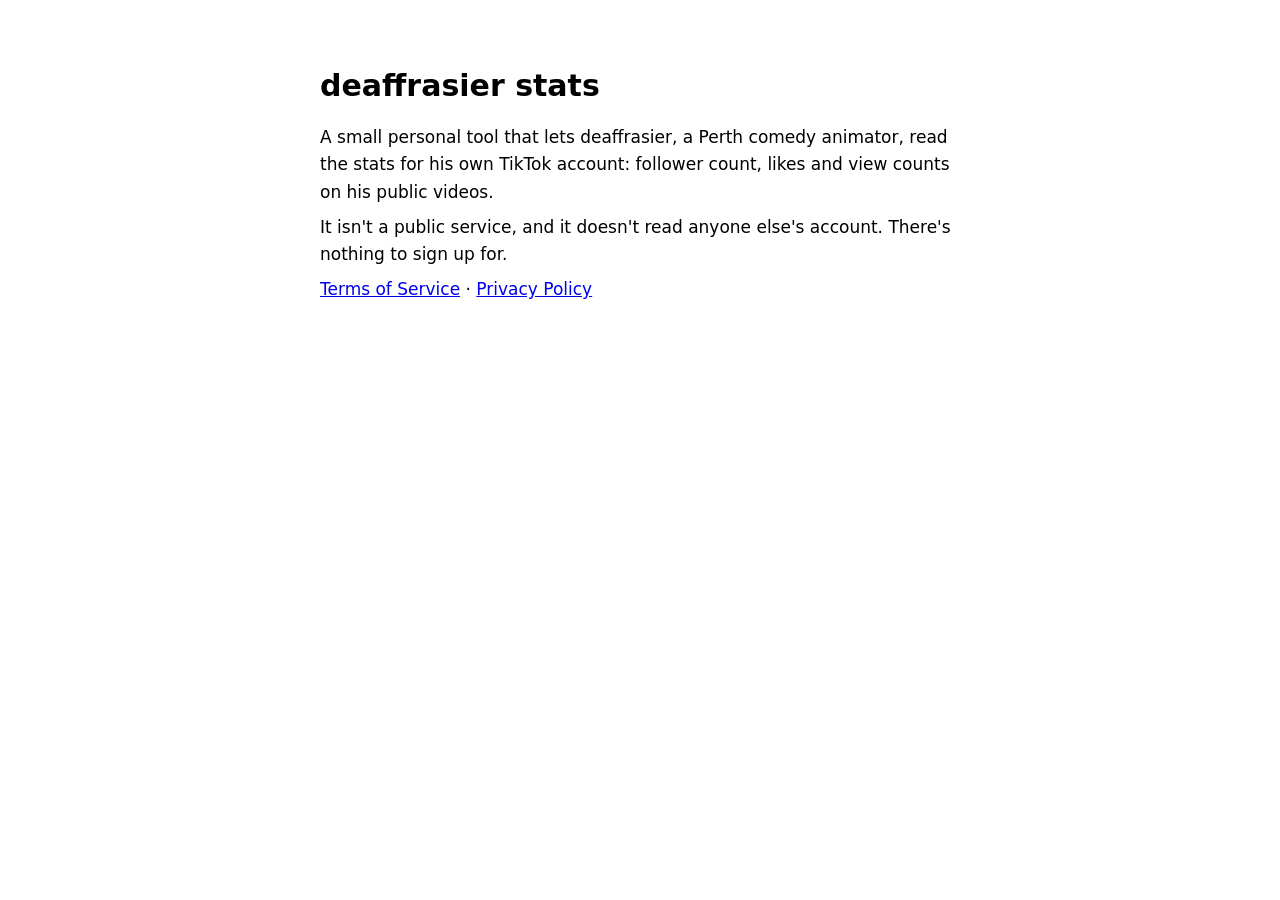
<file: index.html>
<!doctype html>
<html lang="en-AU">
<head>
<meta charset="utf-8">
<meta name="viewport" content="width=device-width, initial-scale=1">
<title>deaffrasier stats</title>
<link rel="stylesheet" href="style.css">
</head>
<body>
<main>
<h1>deaffrasier stats</h1>
<p>A small personal tool that lets deaffrasier, a Perth comedy animator, read the stats for his own TikTok account: follower count, likes and view counts on his public videos.</p>
<p>It isn't a public service, and it doesn't read anyone else's account. There's nothing to sign up for.</p>
<p><a href="terms">Terms of Service</a> &middot; <a href="privacy">Privacy Policy</a></p>
</main>
</body>
</html>
</file>
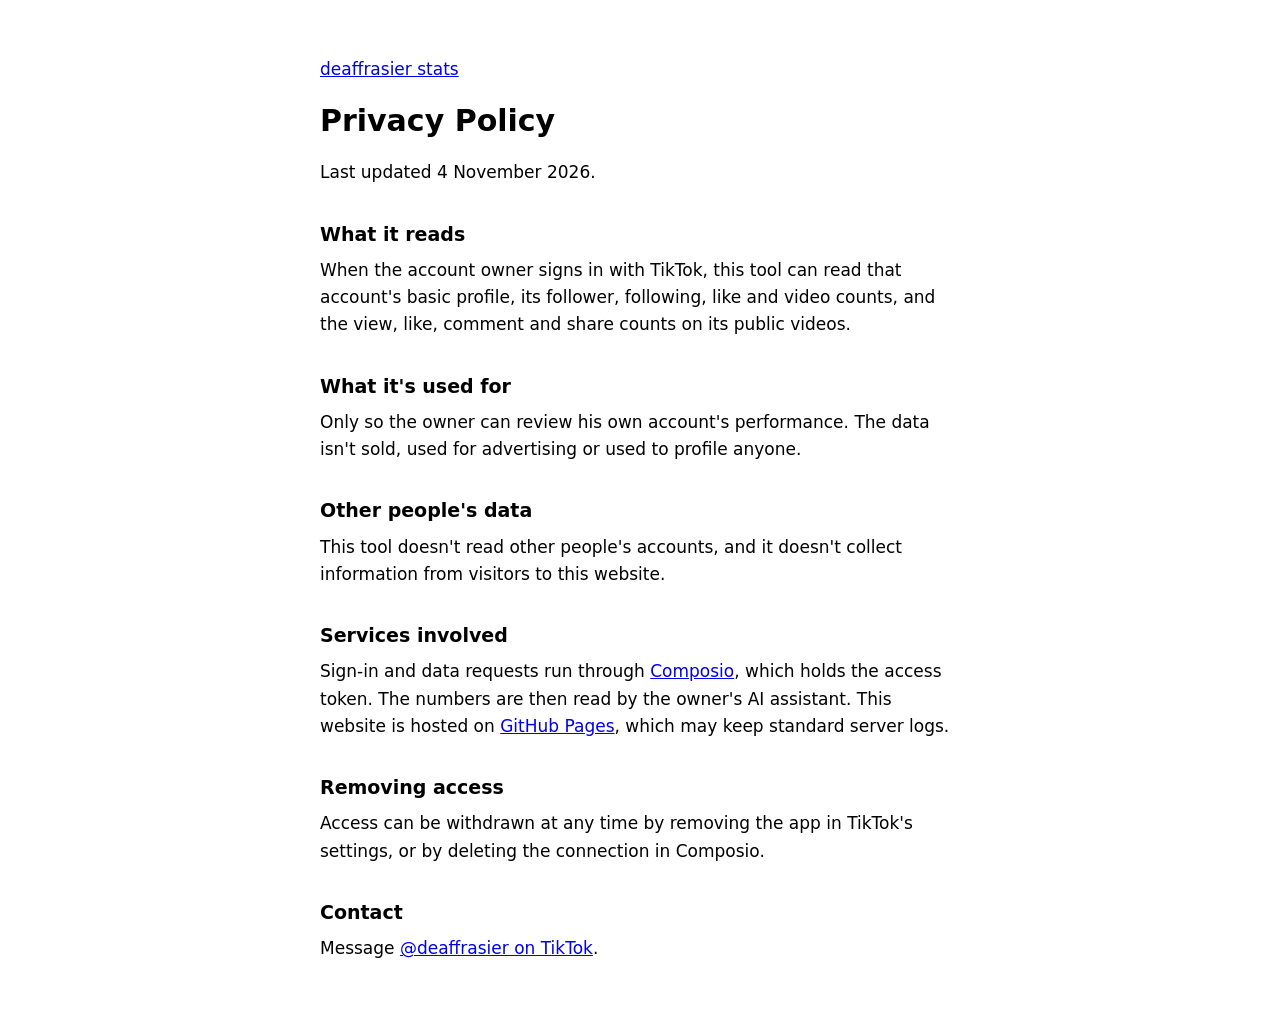
<file: privacy.html>
<!doctype html>
<html lang="en-AU">
<head>
<meta charset="utf-8">
<meta name="viewport" content="width=device-width, initial-scale=1">
<title>Privacy Policy | deaffrasier stats</title>
<link rel="stylesheet" href="style.css">
</head>
<body>
<main>
<p><a href="./">deaffrasier stats</a></p>
<h1>Privacy Policy</h1>
<p>Last updated 4 November 2026.</p>
<h2>What it reads</h2>
<p>When the account owner signs in with TikTok, this tool can read that account's basic profile, its follower, following, like and video counts, and the view, like, comment and share counts on its public videos.</p>
<h2>What it's used for</h2>
<p>Only so the owner can review his own account's performance. The data isn't sold, used for advertising or used to profile anyone.</p>
<h2>Other people's data</h2>
<p>This tool doesn't read other people's accounts, and it doesn't collect information from visitors to this website.</p>
<h2>Services involved</h2>
<p>Sign-in and data requests run through <a href="https://composio.dev">Composio</a>, which holds the access token. The numbers are then read by the owner's AI assistant. This website is hosted on <a href="https://pages.github.com">GitHub Pages</a>, which may keep standard server logs.</p>
<h2>Removing access</h2>
<p>Access can be withdrawn at any time by removing the app in TikTok's settings, or by deleting the connection in Composio.</p>
<h2>Contact</h2>
<p>Message <a href="https://www.tiktok.com/@deaffrasier">@deaffrasier on TikTok</a>.</p>
</main>
</body>
</html>
</file>
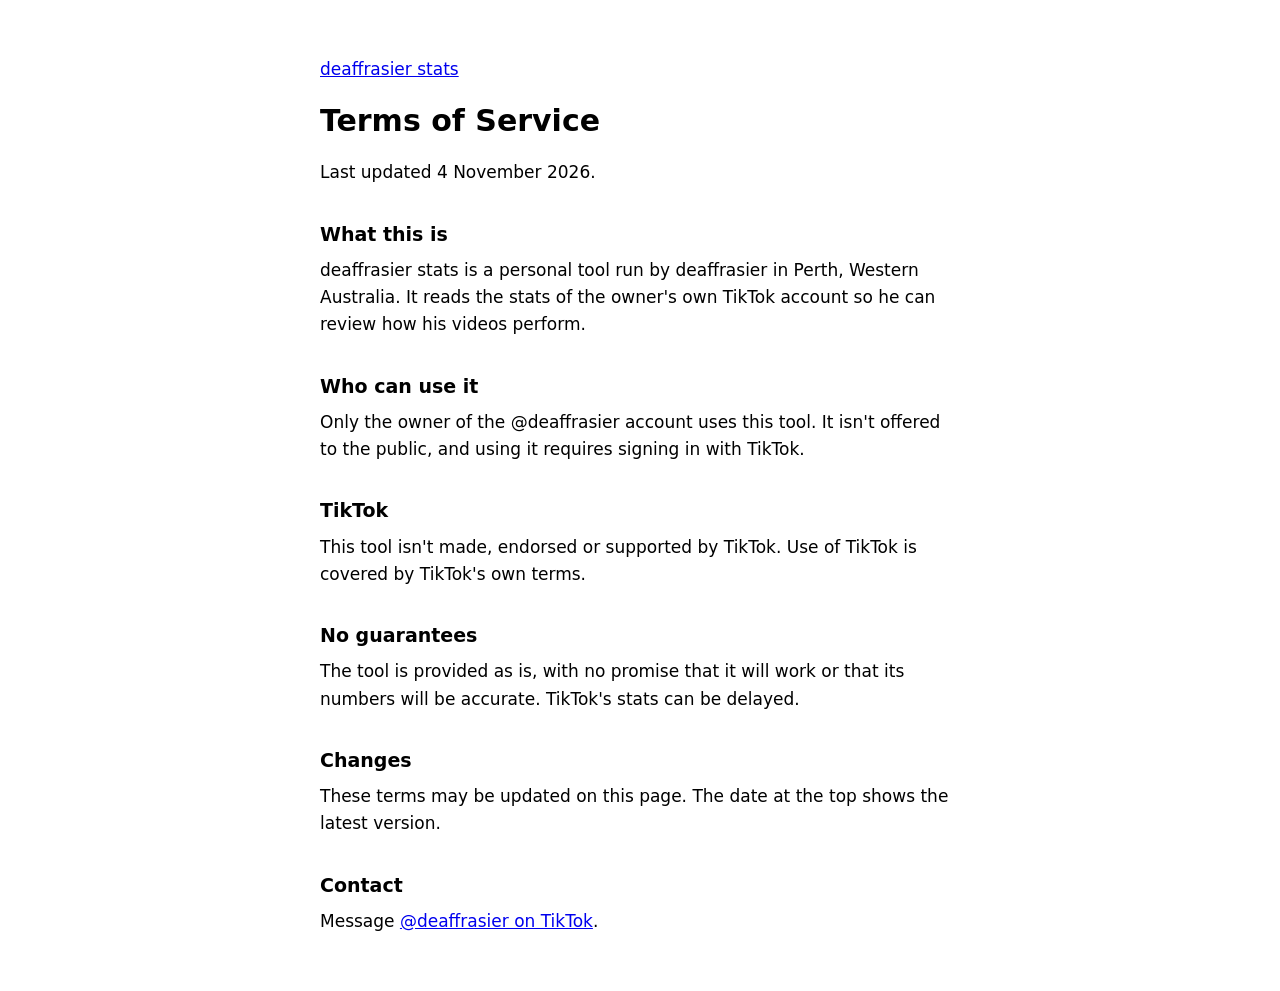
<file: terms.html>
<!doctype html>
<html lang="en-AU">
<head>
<meta charset="utf-8">
<meta name="viewport" content="width=device-width, initial-scale=1">
<title>Terms of Service | deaffrasier stats</title>
<link rel="stylesheet" href="style.css">
</head>
<body>
<main>
<p><a href="./">deaffrasier stats</a></p>
<h1>Terms of Service</h1>
<p>Last updated 4 November 2026.</p>
<h2>What this is</h2>
<p>deaffrasier stats is a personal tool run by deaffrasier in Perth, Western Australia. It reads the stats of the owner's own TikTok account so he can review how his videos perform.</p>
<h2>Who can use it</h2>
<p>Only the owner of the @deaffrasier account uses this tool. It isn't offered to the public, and using it requires signing in with TikTok.</p>
<h2>TikTok</h2>
<p>This tool isn't made, endorsed or supported by TikTok. Use of TikTok is covered by TikTok's own terms.</p>
<h2>No guarantees</h2>
<p>The tool is provided as is, with no promise that it will work or that its numbers will be accurate. TikTok's stats can be delayed.</p>
<h2>Changes</h2>
<p>These terms may be updated on this page. The date at the top shows the latest version.</p>
<h2>Contact</h2>
<p>Message <a href="https://www.tiktok.com/@deaffrasier">@deaffrasier on TikTok</a>.</p>
</main>
</body>
</html>
</file>
<file: style.css>
:root { color-scheme: light dark; }
body { margin: 0; font: 17px/1.6 system-ui, sans-serif; background: Canvas; color: CanvasText; }
main { max-width: 640px; margin: 0 auto; padding: 48px 16px; }
h1 { font-size: 30px; line-height: 1.2; }
h2 { font-size: 19px; margin-top: 32px; margin-bottom: 4px; }
p { margin: 8px 0; }
</file>
